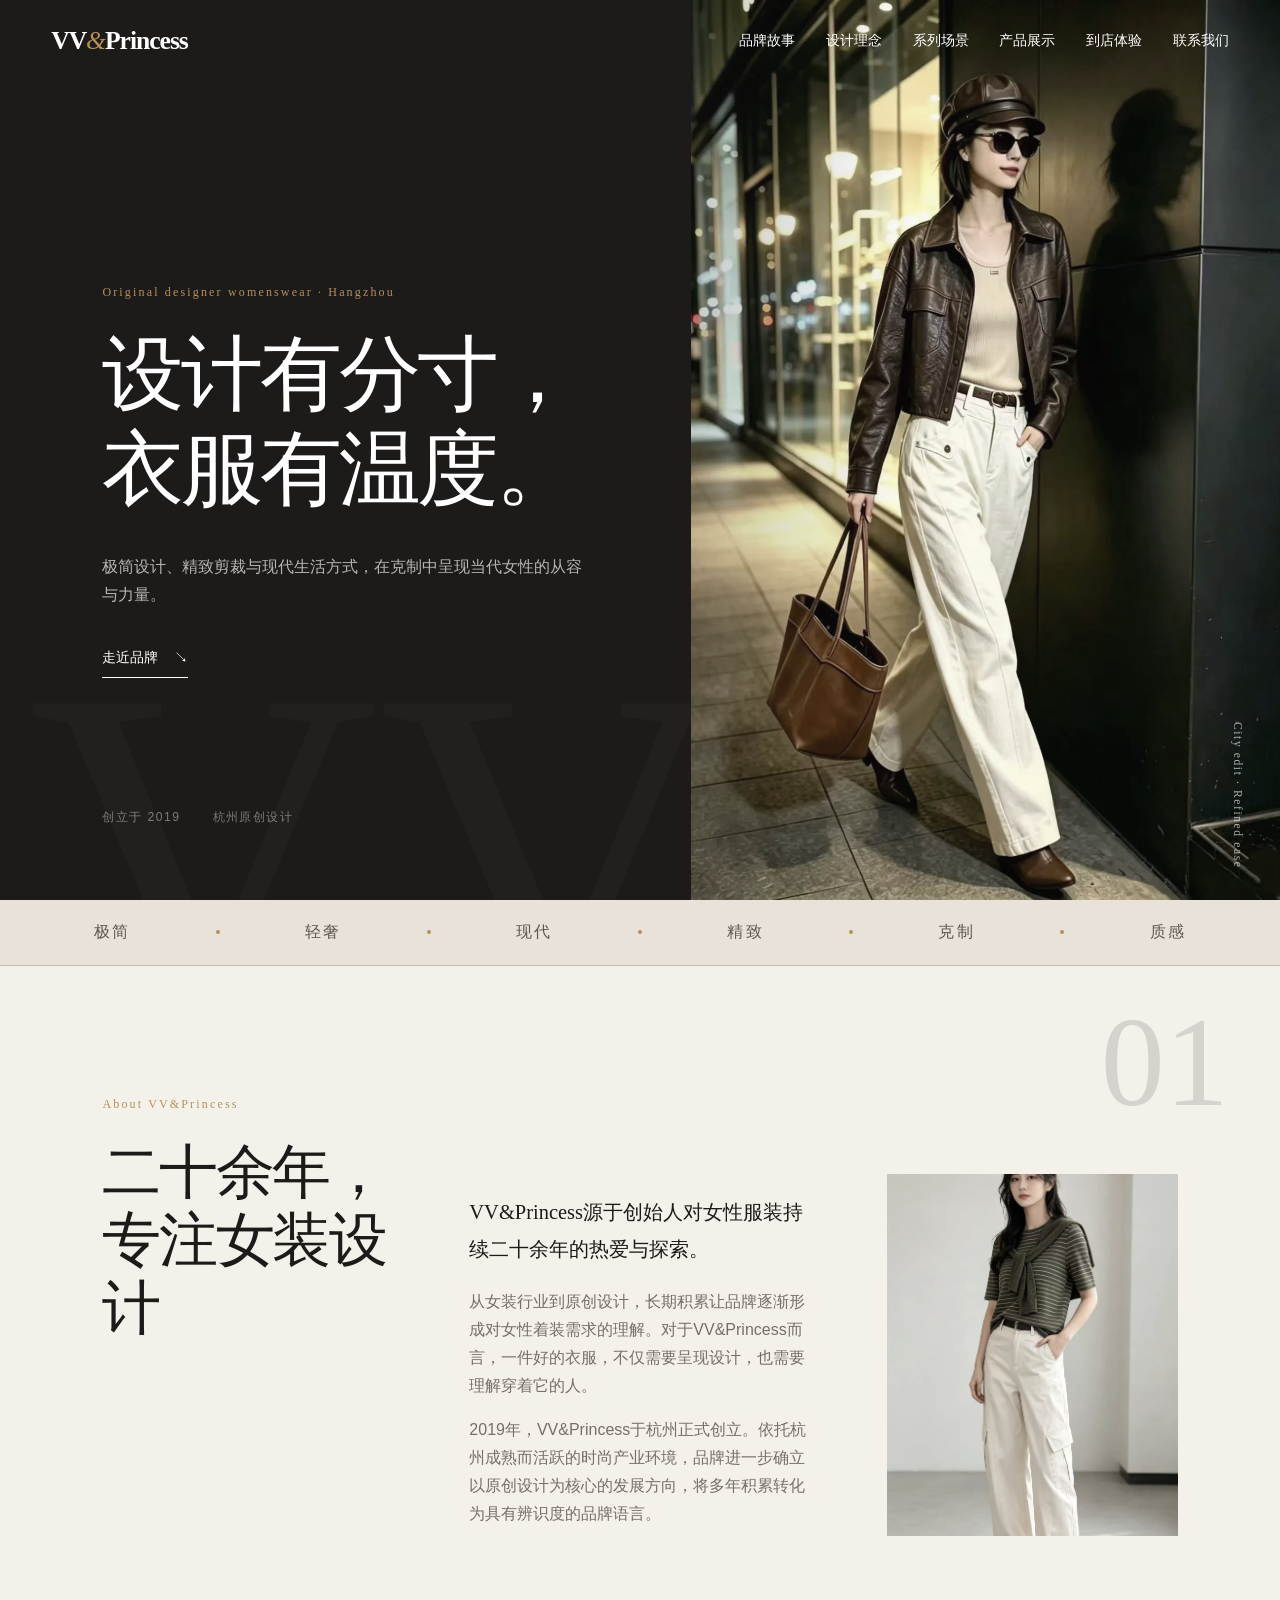
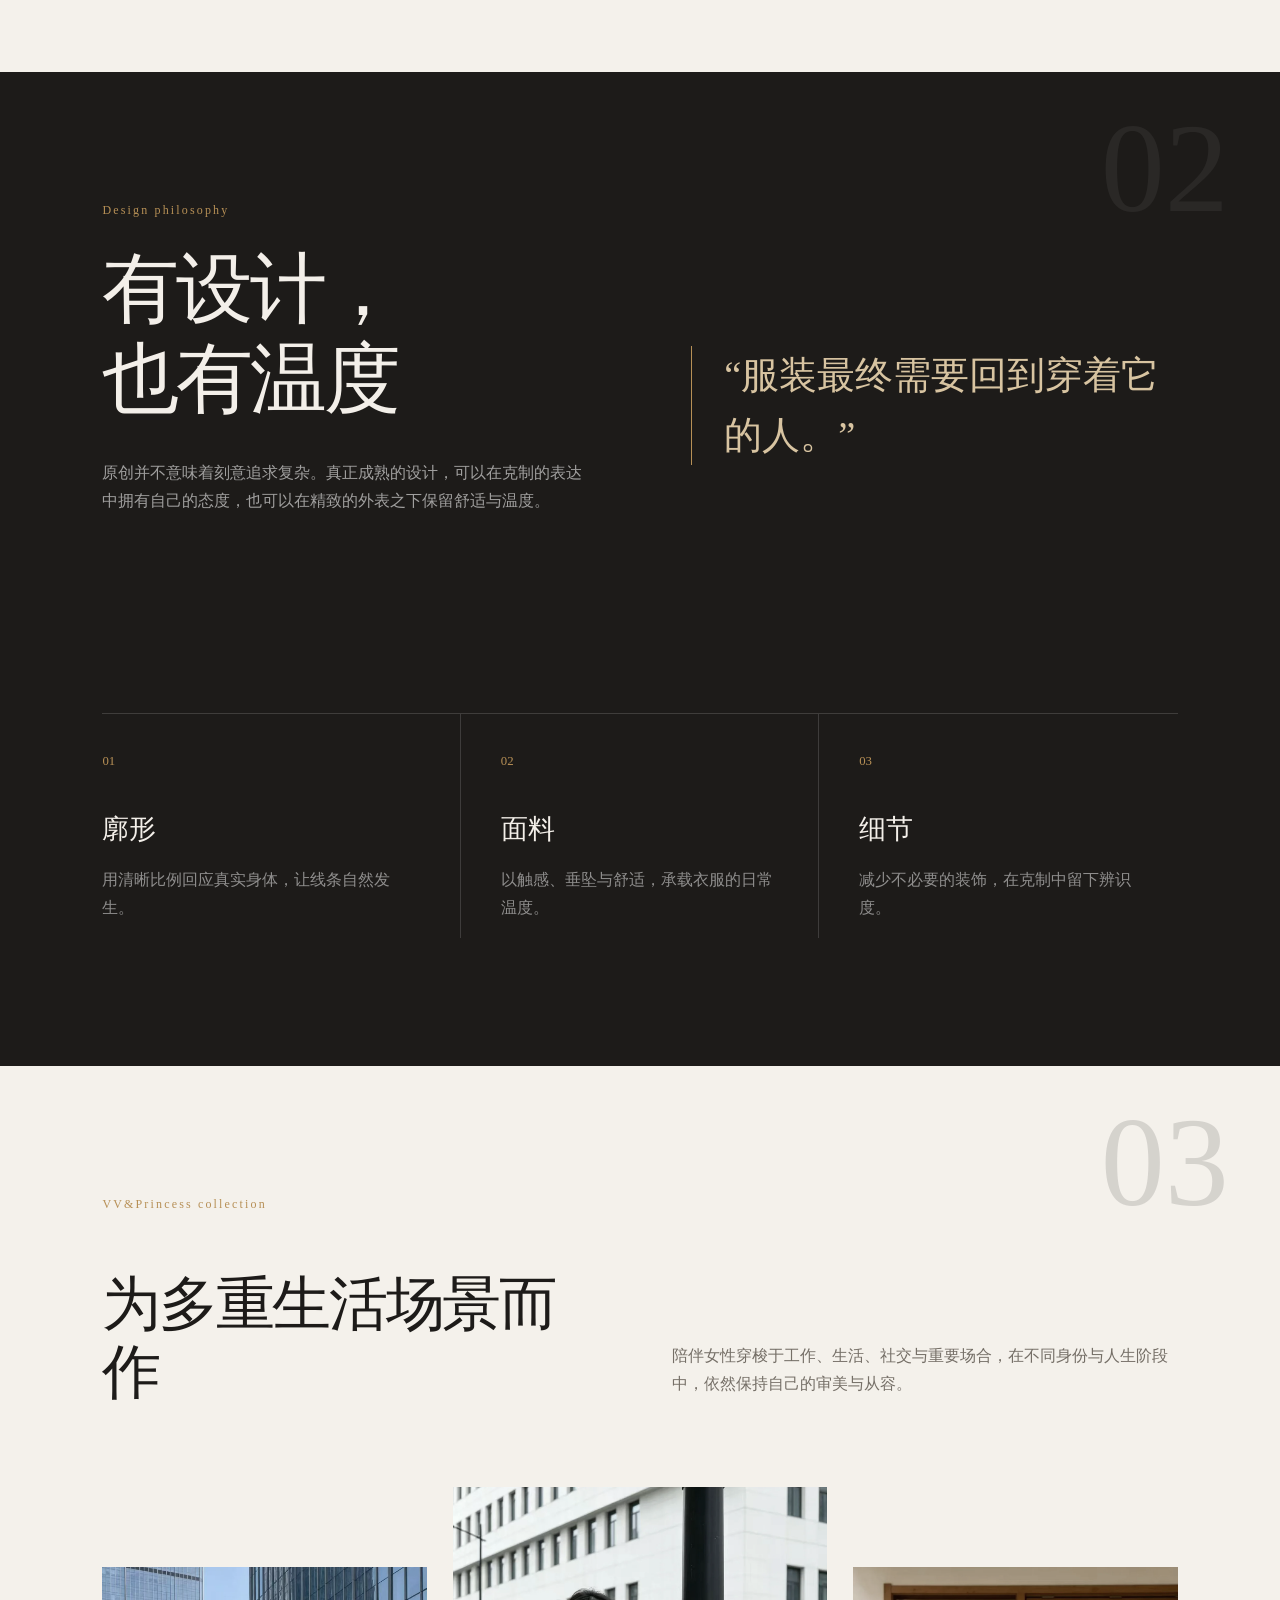
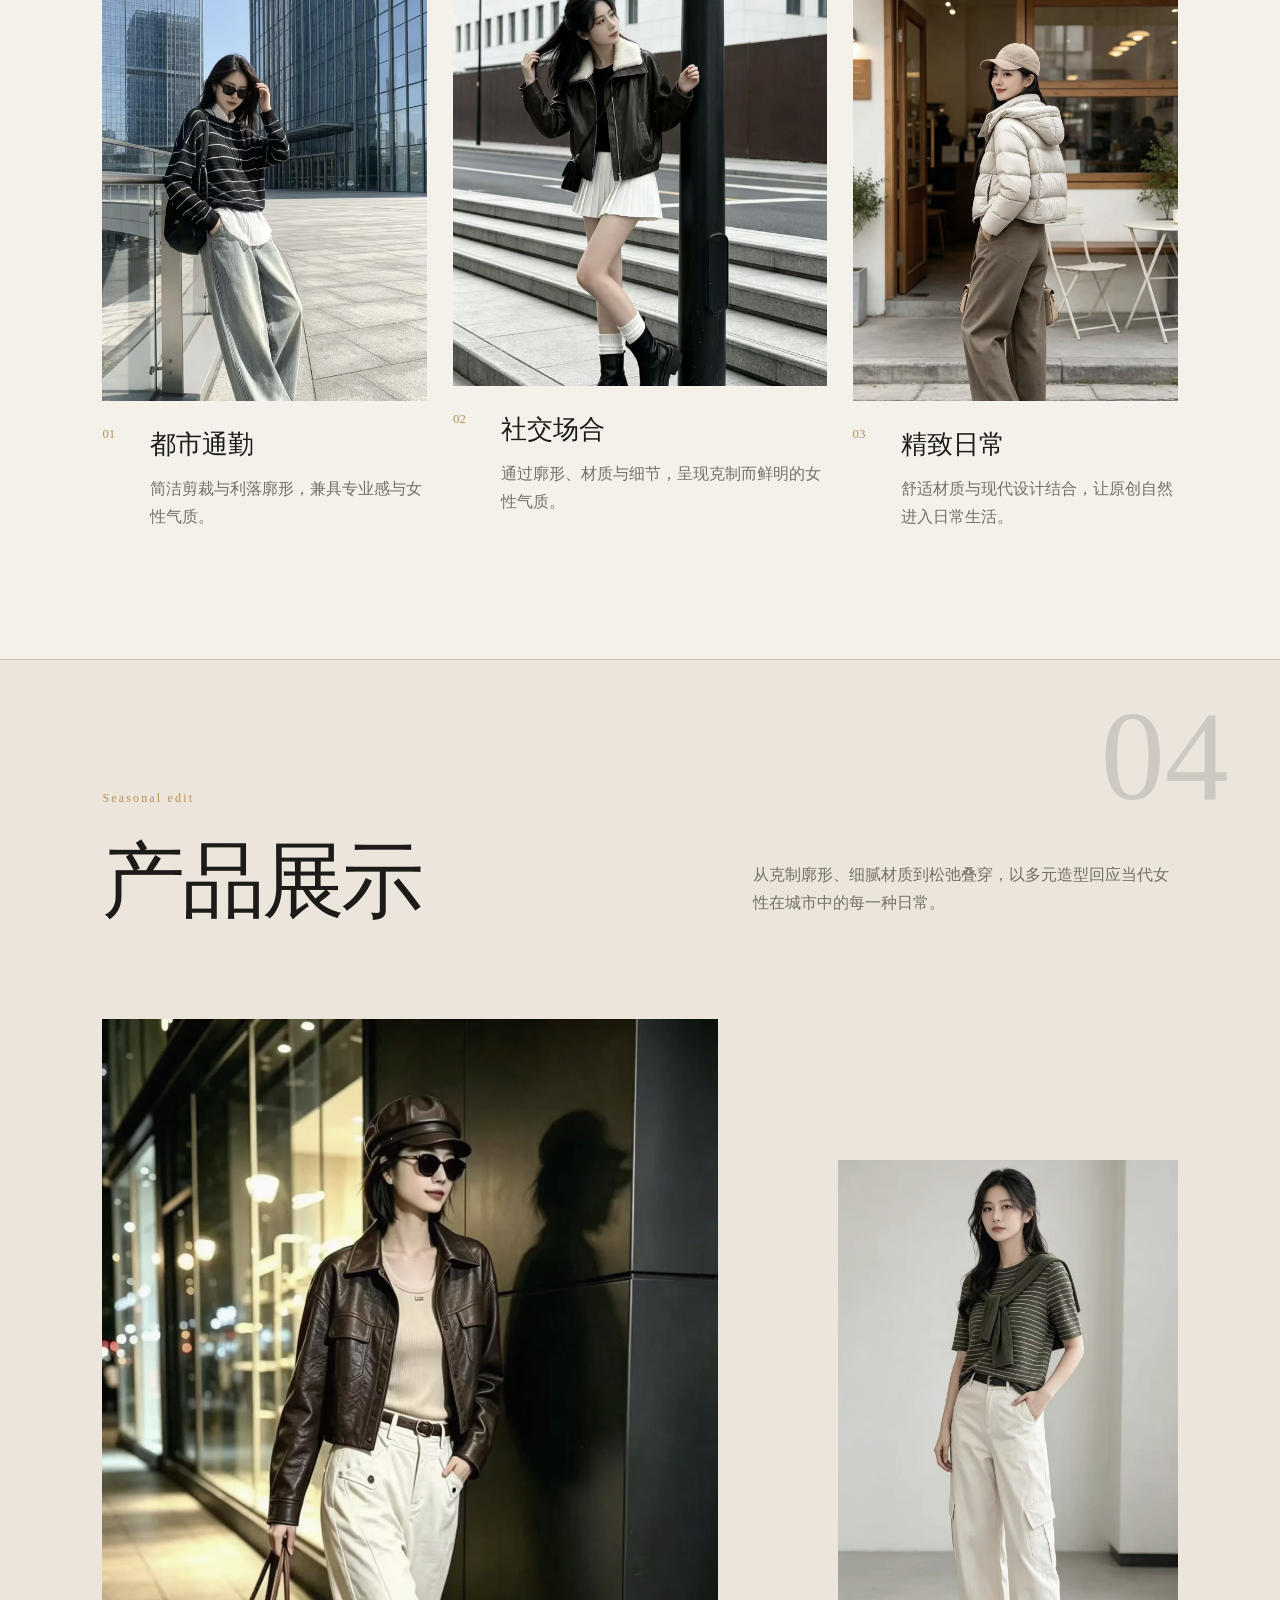
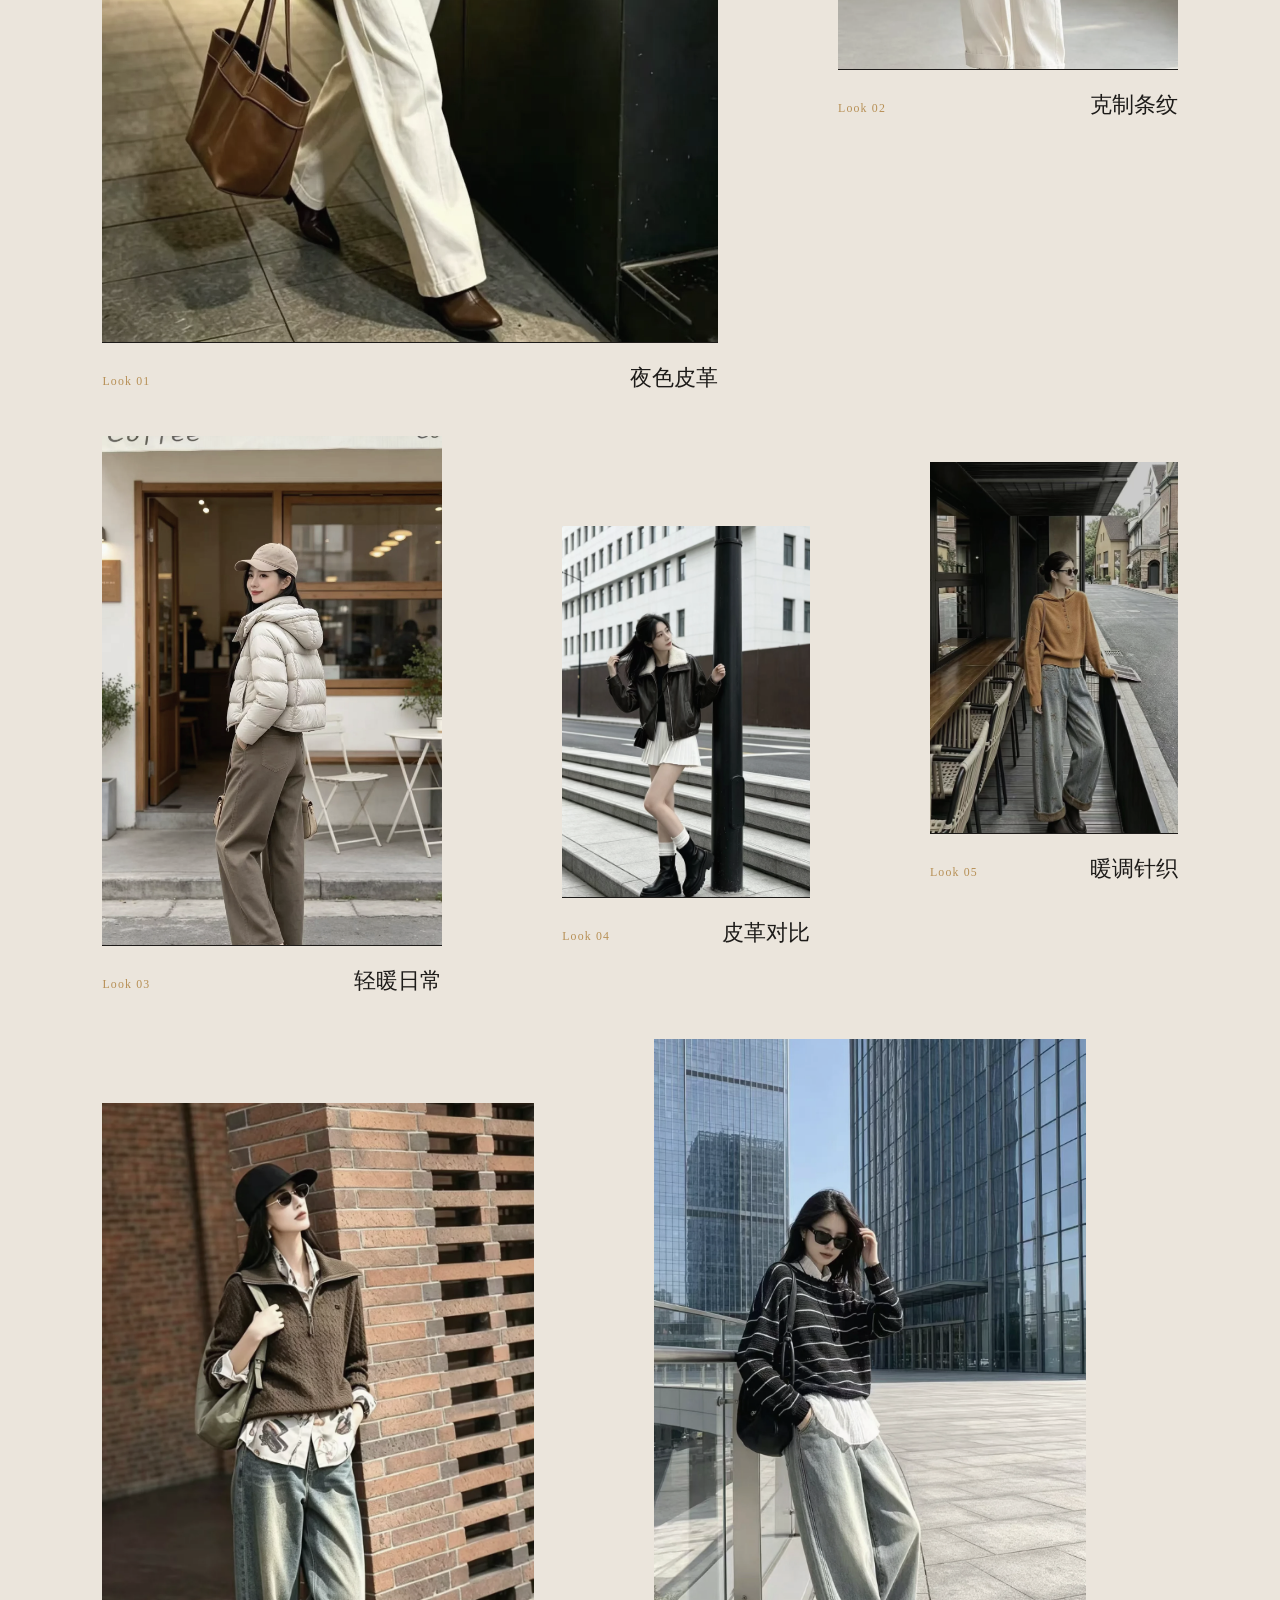
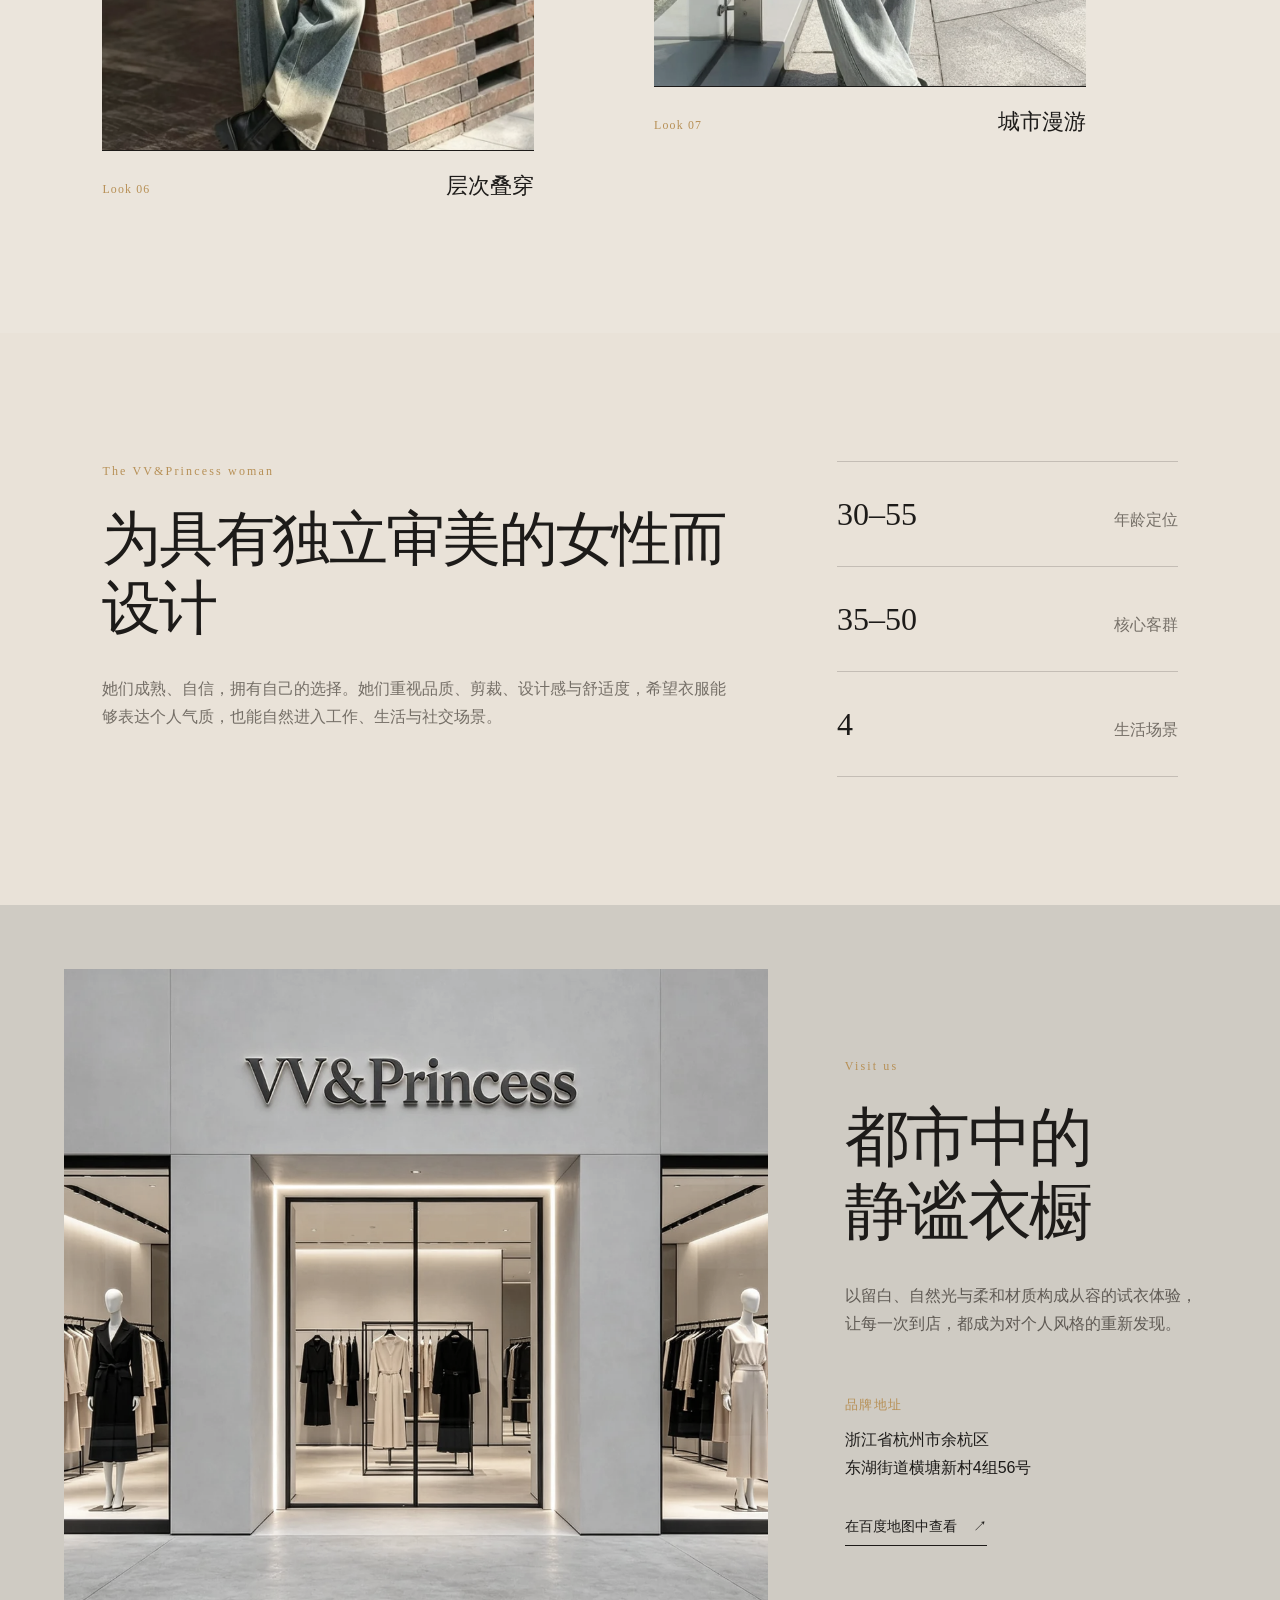
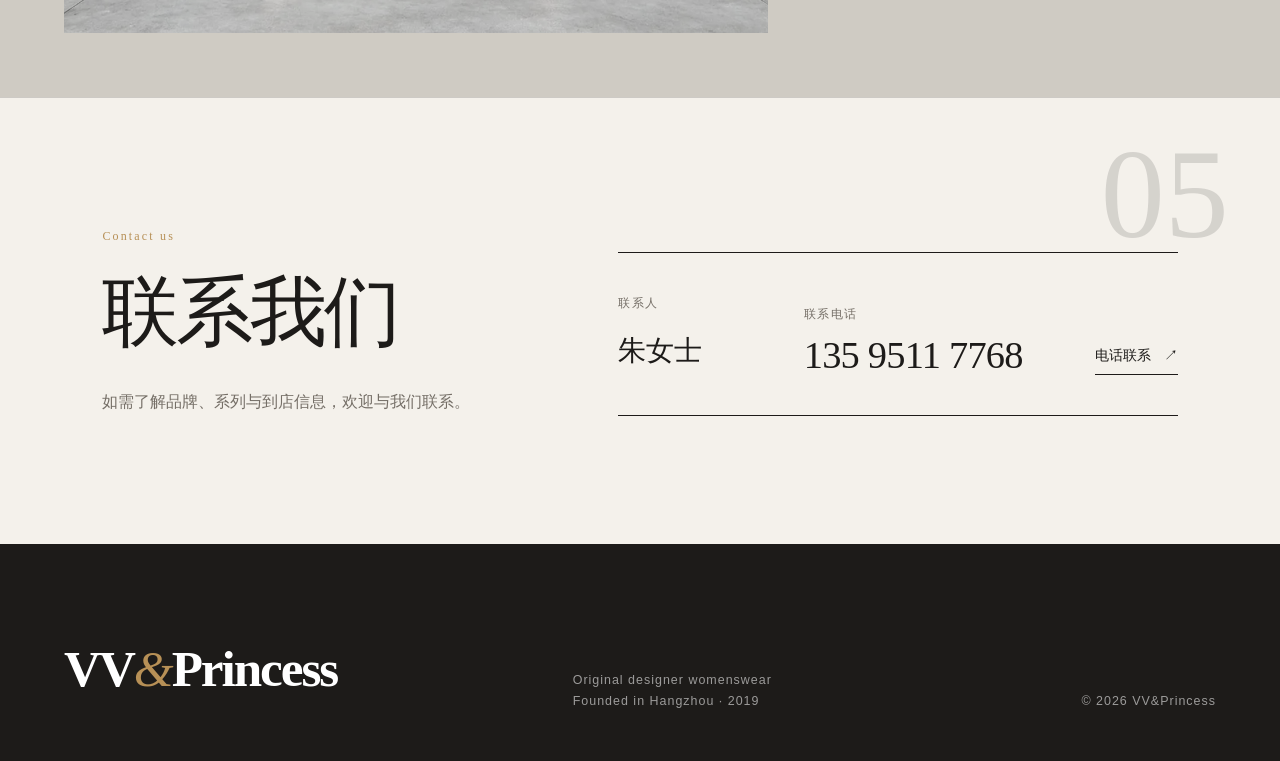
<file: index.html>
<!doctype html>
<html lang="zh-CN">
  <head>
    <meta charset="utf-8" />
    <meta name="viewport" content="width=device-width, initial-scale=1" />
    <title>VV&amp;Princess｜杭州原创设计师女装</title>
    <meta name="description" content="VV&amp;Princess创立于2019年杭州，专注原创设计师女装。以极简设计、精致剪裁与品质面料，为当代都市女性创造有设计、有温度的日常衣着。" />
    <meta name="keywords" content="VV&amp;Princess,杭州女装,原创设计师女装,轻奢女装,极简女装,都市女性服装" />
    <meta name="author" content="VV&amp;Princess" />
    <meta name="robots" content="index,follow,max-image-preview:large" />
    <meta name="format-detection" content="telephone=no" />
    <meta name="theme-color" content="#1d1b19" />
    <link rel="canonical" href="https://xysu2022-del.github.io/vv-princess/" />
    <link rel="stylesheet" href="./styles.css" />
    <link rel="icon" type="image/svg+xml" href="data:image/svg+xml,%3Csvg xmlns='http://www.w3.org/2000/svg' viewBox='0 0 64 64'%3E%3Crect width='64' height='64' rx='12' fill='%231d1b19'/%3E%3Cpath d='M13 18l10 29 9-21 9 21 10-29' fill='none' stroke='%23d9b77a' stroke-width='4' stroke-linecap='round' stroke-linejoin='round'/%3E%3C/svg%3E" />
    <script type="application/ld+json">
      {
        "@context": "https://schema.org",
        "@type": "ClothingStore",
        "name": "VV&Princess",
        "description": "创立于杭州的原创设计师女装品牌，以极简轻奢风格为核心。",
        "url": "https://xysu2022-del.github.io/vv-princess/",
        "foundingDate": "2019",
        "telephone": "+86-135-9511-7768",
        "contactPoint": {
          "@type": "ContactPoint",
          "name": "朱女士",
          "telephone": "+86-135-9511-7768",
          "contactType": "customer service",
          "availableLanguage": "Chinese"
        },
        "address": {
          "@type": "PostalAddress",
          "streetAddress": "东湖街道横塘新村4组56号",
          "addressLocality": "杭州市",
          "addressRegion": "浙江省",
          "addressCountry": "CN"
        }
      }
    </script>
  </head>
  <body>
    <a class="skip-link" href="#main">跳到主要内容</a>
    <header class="site-header" id="top">
      <a class="brand" href="#top" aria-label="VV&amp;Princess 首页">VV<span>&amp;</span>Princess</a>
      <button class="menu-button" type="button" aria-expanded="false" aria-controls="site-nav">
        <span></span><span></span>
        <span class="sr-only">打开导航</span>
      </button>
      <nav class="site-nav" id="site-nav" aria-label="主导航">
        <a href="#story">品牌故事</a>
        <a href="#philosophy">设计理念</a>
        <a href="#collection">系列场景</a>
        <a href="#products">产品展示</a>
        <a href="#visit">到店体验</a>
        <a href="#contact">联系我们</a>
      </nav>
    </header>

    <main id="main">
      <section class="hero" aria-labelledby="hero-title">
        <div class="hero-copy">
          <p class="eyebrow">Original designer womenswear · Hangzhou</p>
          <h1 id="hero-title">设计有分寸，<br />衣服有温度。</h1>
          <p class="hero-intro">极简设计、精致剪裁与现代生活方式，在克制中呈现当代女性的从容与力量。</p>
          <a class="text-link" href="#story">走近品牌 <span aria-hidden="true">↘</span></a>
          <div class="hero-meta" aria-label="品牌信息">
            <span>创立于 2019</span>
            <span>杭州原创设计</span>
          </div>
        </div>
        <figure class="hero-visual">
          <img src="./assets/editorial-leather-night.webp" width="1279" height="1706" alt="VV&amp;Princess都市皮衣系列女性造型" fetchpriority="high" />
          <figcaption>City edit · Refined ease</figcaption>
        </figure>
      </section>

      <section class="marquee" aria-label="品牌关键词">
        <div><span>极简</span><i></i><span>轻奢</span><i></i><span>现代</span><i></i><span>精致</span><i></i><span>克制</span><i></i><span>质感</span></div>
      </section>

      <section class="story section" id="story">
        <div class="section-index" aria-hidden="true">01</div>
        <div class="story-heading reveal">
          <p class="eyebrow">About VV&amp;Princess</p>
          <h2>二十余年，<br />专注女装设计</h2>
        </div>
        <div class="story-body reveal">
          <p class="lead">VV&amp;Princess源于创始人对女性服装持续二十余年的热爱与探索。</p>
          <p>从女装行业到原创设计，长期积累让品牌逐渐形成对女性着装需求的理解。对于VV&amp;Princess而言，一件好的衣服，不仅需要呈现设计，也需要理解穿着它的人。</p>
          <p>2019年，VV&amp;Princess于杭州正式创立。依托杭州成熟而活跃的时尚产业环境，品牌进一步确立以原创设计为核心的发展方向，将多年积累转化为具有辨识度的品牌语言。</p>
        </div>
        <figure class="story-image reveal">
          <img src="./assets/editorial-striped-olive.webp" width="1194" height="2200" alt="VV&amp;Princess橄榄绿条纹日常造型" loading="lazy" />
        </figure>
      </section>

      <section class="philosophy section dark" id="philosophy">
        <div class="section-index" aria-hidden="true">02</div>
        <div class="philosophy-copy reveal">
          <p class="eyebrow">Design philosophy</p>
          <h2>有设计，<br />也有温度</h2>
          <p>原创并不意味着刻意追求复杂。真正成熟的设计，可以在克制的表达中拥有自己的态度，也可以在精致的外表之下保留舒适与温度。</p>
        </div>
        <blockquote class="reveal">“服装最终需要回到穿着它的人。”</blockquote>
        <div class="principles reveal">
          <article><span>01</span><h3>廓形</h3><p>用清晰比例回应真实身体，让线条自然发生。</p></article>
          <article><span>02</span><h3>面料</h3><p>以触感、垂坠与舒适，承载衣服的日常温度。</p></article>
          <article><span>03</span><h3>细节</h3><p>减少不必要的装饰，在克制中留下辨识度。</p></article>
        </div>
      </section>

      <section class="collection section" id="collection">
        <div class="section-index" aria-hidden="true">03</div>
        <div class="collection-title reveal">
          <p class="eyebrow">VV&amp;Princess collection</p>
          <h2>为多重生活场景而作</h2>
          <p>陪伴女性穿梭于工作、生活、社交与重要场合，在不同身份与人生阶段中，依然保持自己的审美与从容。</p>
        </div>
        <div class="collection-grid">
          <article class="collection-card reveal">
            <figure><img src="./assets/editorial-city-stripes.webp" width="1236" height="2200" alt="都市通勤系列条纹针织层次穿搭" loading="lazy" /></figure>
            <div><span>01</span><h3>都市通勤</h3><p>简洁剪裁与利落廓形，兼具专业感与女性气质。</p></div>
          </article>
          <article class="collection-card featured reveal">
            <figure><img src="./assets/editorial-shearling-leather.webp" width="1236" height="2200" alt="社交场合系列皮质夹克造型" loading="lazy" /></figure>
            <div><span>02</span><h3>社交场合</h3><p>通过廓形、材质与细节，呈现克制而鲜明的女性气质。</p></div>
          </article>
          <article class="collection-card reveal">
            <figure><img src="./assets/editorial-puffer-cafe.webp" width="1236" height="2200" alt="精致日常系列浅色短款羽绒服造型" loading="lazy" /></figure>
            <div><span>03</span><h3>精致日常</h3><p>舒适材质与现代设计结合，让原创自然进入日常生活。</p></div>
          </article>
        </div>
      </section>

      <section class="products section" id="products" aria-labelledby="products-title">
        <div class="section-index" aria-hidden="true">04</div>
        <div class="products-heading reveal">
          <div>
            <p class="eyebrow">Seasonal edit</p>
            <h2 id="products-title">产品展示</h2>
          </div>
          <p>从克制廓形、细腻材质到松弛叠穿，以多元造型回应当代女性在城市中的每一种日常。</p>
        </div>
        <div class="product-gallery">
          <figure class="product-look product-look--night reveal">
            <div class="product-image"><img src="./assets/editorial-leather-night.webp" width="1279" height="1706" alt="棕色短款皮衣与白色长裤造型" loading="lazy" /></div>
            <figcaption><span>Look 01</span><strong>夜色皮革</strong></figcaption>
          </figure>
          <figure class="product-look product-look--studio reveal">
            <div class="product-image"><img src="./assets/editorial-striped-olive.webp" width="1194" height="2200" alt="橄榄绿条纹上衣与白色工装长裤造型" loading="lazy" /></div>
            <figcaption><span>Look 02</span><strong>克制条纹</strong></figcaption>
          </figure>
          <figure class="product-look product-look--puffer reveal">
            <div class="product-image"><img src="./assets/editorial-puffer-cafe.webp" width="1236" height="2200" alt="浅色短款羽绒服与大地色长裤造型" loading="lazy" /></div>
            <figcaption><span>Look 03</span><strong>轻暖日常</strong></figcaption>
          </figure>
          <figure class="product-look product-look--shearling reveal">
            <div class="product-image"><img src="./assets/editorial-shearling-leather.webp" width="1236" height="2200" alt="羊羔领皮质夹克与白色短裙造型" loading="lazy" /></div>
            <figcaption><span>Look 04</span><strong>皮革对比</strong></figcaption>
          </figure>
          <figure class="product-look product-look--mustard reveal">
            <div class="product-image"><img src="./assets/editorial-mustard-knit.webp" width="1208" height="2200" alt="焦糖色连帽针织衫与宽松牛仔裤造型" loading="lazy" /></div>
            <figcaption><span>Look 05</span><strong>暖调针织</strong></figcaption>
          </figure>
          <figure class="product-look product-look--brown reveal">
            <div class="product-image"><img src="./assets/editorial-brown-knit.webp" width="1016" height="2200" alt="棕色针织衫与印花衬衫叠穿造型" loading="lazy" /></div>
            <figcaption><span>Look 06</span><strong>层次叠穿</strong></figcaption>
          </figure>
          <figure class="product-look product-look--city reveal">
            <div class="product-image"><img src="./assets/editorial-city-stripes.webp" width="1236" height="2200" alt="黑白条纹针织衫与阔腿牛仔裤造型" loading="lazy" /></div>
            <figcaption><span>Look 07</span><strong>城市漫游</strong></figcaption>
          </figure>
        </div>
      </section>

      <section class="woman section" aria-labelledby="woman-title">
        <div class="woman-copy reveal">
          <p class="eyebrow">The VV&amp;Princess woman</p>
          <h2 id="woman-title">为具有独立审美的女性而设计</h2>
          <p>她们成熟、自信，拥有自己的选择。她们重视品质、剪裁、设计感与舒适度，希望衣服能够表达个人气质，也能自然进入工作、生活与社交场景。</p>
        </div>
        <div class="woman-facts reveal">
          <div><strong>30–55</strong><span>年龄定位</span></div>
          <div><strong>35–50</strong><span>核心客群</span></div>
          <div><strong>4</strong><span>生活场景</span></div>
        </div>
      </section>

      <section class="visit" id="visit">
        <div class="visit-images" aria-label="品牌空间">
          <img src="./assets/store-exterior.webp" width="2848" height="1600" alt="VV&amp;Princess线下空间外观" loading="lazy" />
        </div>
        <div class="visit-copy reveal">
          <p class="eyebrow">Visit us</p>
          <h2>都市中的<br />静谧衣橱</h2>
          <p>以留白、自然光与柔和材质构成从容的试衣体验，让每一次到店，都成为对个人风格的重新发现。</p>
          <address>
            <span>品牌地址</span>
            浙江省杭州市余杭区<br />东湖街道横塘新村4组56号
          </address>
          <a class="map-link" href="https://map.baidu.com/search/%E6%B5%99%E6%B1%9F%E7%9C%81%E6%9D%AD%E5%B7%9E%E5%B8%82%E4%BD%99%E6%9D%AD%E5%8C%BA%E4%B8%9C%E6%B9%96%E8%A1%97%E9%81%93%E6%A8%AA%E5%A1%98%E6%96%B0%E6%9D%914%E7%BB%8456%E5%8F%B7" target="_blank" rel="noopener">在百度地图中查看 <span aria-hidden="true">↗</span></a>
        </div>
      </section>

      <section class="contact section" id="contact" aria-labelledby="contact-title">
        <div class="section-index" aria-hidden="true">05</div>
        <div class="contact-heading reveal">
          <p class="eyebrow">Contact us</p>
          <h2 id="contact-title">联系我们</h2>
          <p>如需了解品牌、系列与到店信息，欢迎与我们联系。</p>
        </div>
        <div class="contact-card reveal">
          <div>
            <span>联系人</span>
            <strong>朱女士</strong>
          </div>
          <div>
            <span>联系电话</span>
            <a href="tel:13595117768" aria-label="拨打朱女士电话 13595117768">135 9511 7768</a>
          </div>
          <a class="contact-action" href="tel:13595117768">电话联系 <span aria-hidden="true">↗</span></a>
        </div>
      </section>
    </main>

    <footer class="site-footer">
      <a class="brand footer-brand" href="#top">VV<span>&amp;</span>Princess</a>
      <p>Original designer womenswear<br />Founded in Hangzhou · 2019</p>
      <p>© <span id="year">2026</span> VV&amp;Princess</p>
    </footer>
    <script src="./script.js" defer></script>
  </body>
</html>
</file>
<file: styles.css>
:root {
  --ink: #1d1b19;
  --paper: #f4f1eb;
  --warm: #e4ddd2;
  --gold: #b79056;
  --muted: #756f67;
  --line: rgba(29, 27, 25, 0.18);
  --serif: "Songti SC", "STSong", "Noto Serif CJK SC", serif;
  --sans: "PingFang SC", "Microsoft YaHei", "Noto Sans CJK SC", sans-serif;
}

* { box-sizing: border-box; }
html { scroll-behavior: smooth; }
body { margin: 0; background: var(--paper); color: var(--ink); font-family: var(--sans); font-size: 16px; line-height: 1.75; }
img { display: block; width: 100%; height: auto; }
a { color: inherit; text-decoration: none; }
button { font: inherit; }
.sr-only { position: absolute; width: 1px; height: 1px; padding: 0; margin: -1px; overflow: hidden; clip: rect(0,0,0,0); white-space: nowrap; border: 0; }
.skip-link { position: fixed; top: 8px; left: 8px; z-index: 100; padding: 10px 16px; background: #fff; transform: translateY(-150%); }
.skip-link:focus { transform: none; }

.site-header { position: fixed; inset: 0 0 auto; z-index: 50; display: flex; align-items: center; justify-content: space-between; height: 82px; padding: 0 4vw; color: #fff; transition: background .35s, color .35s, height .35s; }
.site-header.scrolled { height: 68px; background: rgba(244, 241, 235, .95); color: var(--ink); border-bottom: 1px solid var(--line); backdrop-filter: blur(12px); }
.brand { font-family: Georgia, "Times New Roman", serif; font-size: clamp(1.35rem, 2vw, 1.75rem); font-weight: 700; letter-spacing: -.04em; }
.brand span { color: var(--gold); font-style: italic; font-weight: 400; }
.site-nav { display: flex; align-items: center; gap: clamp(1rem, 2.4vw, 2.25rem); font-size: .9rem; }
.site-nav a { position: relative; }
.site-nav a::after { content: ""; position: absolute; left: 0; bottom: -6px; width: 100%; height: 1px; background: currentColor; transform: scaleX(0); transform-origin: right; transition: transform .25s; }
.site-nav a:hover::after, .site-nav a:focus-visible::after { transform: scaleX(1); transform-origin: left; }
.menu-button { display: none; width: 44px; height: 44px; border: 0; background: transparent; color: inherit; }
.menu-button > span:not(.sr-only) { display: block; width: 24px; height: 1px; margin: 7px auto; background: currentColor; }

.hero { min-height: 100svh; display: grid; grid-template-columns: 1.08fr .92fr; background: var(--ink); color: #fff; }
.hero-copy { position: relative; display: flex; flex-direction: column; justify-content: center; padding: 130px 8vw 70px; overflow: hidden; }
.hero-copy::after { content: "VV"; position: absolute; right: -3vw; bottom: -12vw; color: rgba(255,255,255,.025); font-family: Georgia, serif; font-size: 38vw; line-height: .8; pointer-events: none; }
.eyebrow { margin: 0 0 1.5rem; color: var(--gold); font-family: Georgia, serif; font-size: .75rem; letter-spacing: .18em; text-transform: none; }
.hero h1, .section h2, .visit h2 { margin: 0; font-family: var(--serif); font-weight: 400; line-height: 1.16; letter-spacing: -.04em; }
.hero h1 { max-width: 8em; font-size: clamp(3.2rem, 6.4vw, 7.2rem); }
.hero-intro { max-width: 35rem; margin: 2.25rem 0; color: rgba(255,255,255,.68); font-size: clamp(1rem, 1.25vw, 1.2rem); }
.text-link, .map-link { display: inline-flex; align-items: center; gap: 1rem; width: fit-content; padding-bottom: .4rem; border-bottom: 1px solid currentColor; font-size: .9rem; }
.text-link span, .map-link span { transition: transform .25s; }
.text-link:hover span, .map-link:hover span { transform: translate(3px, 3px); }
.hero-meta { position: absolute; bottom: 4.5rem; left: 8vw; display: flex; gap: 2rem; color: rgba(255,255,255,.42); font-size: .76rem; letter-spacing: .12em; }
.hero-visual { position: relative; margin: 0; min-height: 100svh; overflow: hidden; }
.hero-visual::after { content: ""; position: absolute; inset: 0; background: linear-gradient(90deg, rgba(29,27,25,.2), transparent 35%); }
.hero-visual img { height: 100%; object-fit: cover; object-position: center 38%; filter: saturate(.72) contrast(.96); }
.hero-visual figcaption { position: absolute; right: 2rem; bottom: 2rem; z-index: 1; color: rgba(255,255,255,.65); font-family: Georgia, serif; font-size: .72rem; letter-spacing: .14em; writing-mode: vertical-rl; }

.marquee { overflow: hidden; border-bottom: 1px solid var(--line); background: #e8e2d9; }
.marquee > div { display: flex; align-items: center; justify-content: space-around; min-width: 900px; padding: 1.15rem 4vw; color: #5f574d; font-family: var(--serif); letter-spacing: .14em; }
.marquee i { width: 4px; height: 4px; border-radius: 50%; background: var(--gold); }

.section { position: relative; padding: clamp(5rem, 10vw, 10rem) 8vw; }
.section-index { position: absolute; top: 2rem; right: 4vw; color: rgba(29,27,25,.14); font-family: Georgia, serif; font-size: clamp(5rem, 10vw, 10rem); line-height: 1; }
.story { display: grid; grid-template-columns: .85fr 1fr .85fr; gap: 6vw; align-items: start; }
.story h2, .collection h2, .woman h2 { font-size: clamp(2.6rem, 4.6vw, 5.2rem); }
.story-body { padding-top: 5rem; color: var(--muted); }
.story-body .lead { color: var(--ink); font-family: var(--serif); font-size: 1.28rem; line-height: 1.8; }
.story-image { margin: 5rem 0 0; }
.story-image img { aspect-ratio: 4/5; object-fit: cover; filter: saturate(.7); }

.dark { background: var(--ink); color: #f3efe9; }
.dark .section-index { color: rgba(255,255,255,.06); }
.philosophy { display: grid; grid-template-columns: 1fr 1fr; gap: 8vw; }
.philosophy-copy h2 { font-size: clamp(3rem, 6vw, 6.5rem); }
.philosophy-copy > p:last-child { max-width: 34rem; margin-top: 2.2rem; color: rgba(255,255,255,.58); }
.philosophy blockquote { align-self: center; margin: 5rem 0 0; padding-left: 2rem; border-left: 1px solid var(--gold); color: #d8c4a1; font-family: var(--serif); font-size: clamp(1.6rem, 3vw, 3.3rem); line-height: 1.55; }
.principles { grid-column: 1 / -1; display: grid; grid-template-columns: repeat(3, 1fr); margin-top: 5rem; border-top: 1px solid rgba(255,255,255,.15); }
.principles article { min-height: 220px; padding: 2rem 2.5rem 1rem 0; border-right: 1px solid rgba(255,255,255,.15); }
.principles article:not(:first-child) { padding-left: 2.5rem; }
.principles article:last-child { border-right: 0; }
.principles span { color: var(--gold); font-family: Georgia, serif; font-size: .8rem; }
.principles h3 { margin: 2rem 0 .75rem; font-family: var(--serif); font-size: 1.7rem; font-weight: 400; }
.principles p { margin: 0; color: rgba(255,255,255,.5); }

.collection-title { display: grid; grid-template-columns: 1fr 1fr; gap: 4rem; align-items: end; margin-bottom: 5rem; }
.collection-title .eyebrow { grid-column: 1 / -1; margin-bottom: -.5rem; }
.collection-title > p:last-child { max-width: 34rem; margin: 0 0 .6rem; color: var(--muted); }
.collection-grid { display: grid; grid-template-columns: 1fr 1.15fr 1fr; gap: 2vw; align-items: start; }
.collection-card { margin-top: 5rem; }
.collection-card.featured { margin-top: 0; }
.collection-card figure { margin: 0; overflow: hidden; background: var(--warm); }
.collection-card img { aspect-ratio: 3/4; object-fit: cover; filter: saturate(.75); transition: transform .7s ease, filter .5s; }
.collection-card:hover img { transform: scale(1.025); filter: saturate(.9); }
.collection-card > div { display: grid; grid-template-columns: 2rem 1fr; column-gap: 1rem; padding-top: 1.4rem; }
.collection-card span { grid-row: 1 / 3; color: var(--gold); font-family: Georgia, serif; font-size: .8rem; }
.collection-card h3 { margin: 0; font-family: var(--serif); font-size: 1.6rem; font-weight: 400; }
.collection-card p { margin: .45rem 0 0; color: var(--muted); }

.products { overflow: hidden; border-top: 1px solid var(--line); background: #ebe5dc; }
.products-heading { display: grid; grid-template-columns: 1.15fr .85fr; gap: 6vw; align-items: end; margin-bottom: clamp(3.5rem, 7vw, 7rem); }
.products h2 { font-size: clamp(3.2rem, 6.5vw, 7rem); }
.products-heading > p { max-width: 34rem; margin: 0 0 .8rem; color: var(--muted); }
.product-gallery { display: grid; grid-template-columns: repeat(12, minmax(0, 1fr)); gap: clamp(1.5rem, 3vw, 3.5rem) 2.2vw; align-items: start; }
.product-look { margin: 0; }
.product-look--night { grid-column: 1 / span 7; }
.product-look--studio { grid-column: 9 / -1; margin-top: 11vw; }
.product-look--puffer { grid-column: 1 / span 4; }
.product-look--shearling { grid-column: 6 / span 3; margin-top: 7vw; }
.product-look--mustard { grid-column: 10 / -1; margin-top: 2vw; }
.product-look--brown { grid-column: 1 / span 5; margin-top: 5vw; }
.product-look--city { grid-column: 7 / span 5; }
.product-image { overflow: hidden; background: #d7cfc3; }
.product-image img { width: 100%; aspect-ratio: 2 / 3; object-fit: cover; filter: saturate(.72) contrast(.97); transition: transform .8s ease, filter .5s ease; }
.product-look:hover .product-image img { transform: scale(1.018); filter: saturate(.9) contrast(1); }
.product-look figcaption { display: flex; align-items: baseline; justify-content: space-between; gap: 1rem; padding-top: 1rem; border-top: 1px solid var(--ink); }
.product-look figcaption span { color: var(--gold); font-family: Georgia, serif; font-size: .74rem; letter-spacing: .1em; }
.product-look figcaption strong { font-family: var(--serif); font-size: clamp(1.1rem, 1.7vw, 1.55rem); font-weight: 400; }

.woman { display: grid; grid-template-columns: 1.3fr .7fr; gap: 8vw; background: #e9e2d8; }
.woman-copy > p:last-child { max-width: 48rem; margin-top: 2rem; color: var(--muted); }
.woman-facts { align-self: end; border-top: 1px solid var(--line); }
.woman-facts div { display: flex; align-items: baseline; justify-content: space-between; padding: 1.5rem 0; border-bottom: 1px solid var(--line); }
.woman-facts strong { font-family: Georgia, serif; font-size: 2rem; font-weight: 400; }
.woman-facts span { color: var(--muted); }

.visit { display: grid; grid-template-columns: 1.2fr .8fr; min-height: 88vh; background: #cfcbc3; }
.visit-images { padding: 5vw 0 5vw 5vw; }
.visit-images img { height: 100%; min-height: 580px; object-fit: cover; filter: saturate(.55); }
.visit-images img:first-child { object-position: center; }
.visit-copy { display: flex; flex-direction: column; justify-content: center; padding: 6vw; }
.visit h2 { font-size: clamp(3rem, 5vw, 5.8rem); }
.visit-copy > p:not(.eyebrow) { max-width: 31rem; margin: 2rem 0; color: #5f5a54; }
.visit address { margin: 1.5rem 0 2rem; font-style: normal; }
.visit address span { display: block; margin-bottom: .6rem; color: var(--gold); font-size: .8rem; letter-spacing: .12em; }

.contact { display: grid; grid-template-columns: .85fr 1.15fr; gap: 8vw; align-items: end; border-top: 1px solid var(--line); }
.contact h2 { margin: 0; font-family: var(--serif); font-size: clamp(3.2rem, 6vw, 6.5rem); font-weight: 400; line-height: 1.1; letter-spacing: -.04em; }
.contact-heading > p:last-child { max-width: 30rem; margin: 2rem 0 0; color: var(--muted); }
.contact-card { position: relative; display: grid; grid-template-columns: .8fr 1.35fr auto; align-items: end; gap: 2rem; padding: 2.5rem 0; border-top: 1px solid var(--ink); border-bottom: 1px solid var(--ink); }
.contact-card > div { display: flex; flex-direction: column; gap: .65rem; }
.contact-card > div > span { color: var(--muted); font-size: .78rem; letter-spacing: .12em; }
.contact-card strong { font-family: var(--serif); font-size: 1.75rem; font-weight: 400; }
.contact-card > div > a { font-family: Georgia, "Times New Roman", serif; font-size: clamp(1.7rem, 3vw, 3rem); line-height: 1; letter-spacing: -.02em; }
.contact-action { display: inline-flex; align-items: center; gap: .8rem; padding-bottom: .35rem; border-bottom: 1px solid currentColor; font-size: .9rem; white-space: nowrap; }
.contact-action span { transition: transform .25s; }
.contact-action:hover span { transform: translate(3px, -3px); }

.site-footer { display: grid; grid-template-columns: 1fr 1fr auto; align-items: end; gap: 2rem; padding: 5rem 5vw 3rem; background: var(--ink); color: rgba(255,255,255,.56); }
.footer-brand { align-self: start; color: #fff; font-size: clamp(2rem, 4vw, 4rem); }
.site-footer p { margin: 0; font-size: .78rem; letter-spacing: .08em; }

.reveal { opacity: 1; transform: none; transition: opacity .8s ease, transform .8s ease; }
.reveal.visible { opacity: 1; transform: none; }

@media (max-width: 980px) {
  .hero { grid-template-columns: 1fr 1fr; }
  .hero-copy { padding-left: 6vw; padding-right: 4vw; }
  .hero-meta { left: 6vw; }
  .story { grid-template-columns: 1fr 1fr; }
  .story-image { grid-column: 2; margin-top: 0; }
  .collection-grid { gap: 1rem; }
  .product-look--night { grid-column: 1 / span 7; }
  .product-look--studio { grid-column: 8 / -1; }
  .product-look--puffer { grid-column: 1 / span 5; }
  .product-look--shearling { grid-column: 7 / span 3; }
  .product-look--mustard { grid-column: 10 / -1; }
  .product-look--brown { grid-column: 1 / span 5; }
  .product-look--city { grid-column: 7 / -1; }
  .visit { grid-template-columns: 1fr; }
  .visit-images { min-height: 65vh; padding-right: 5vw; }
  .visit-images img { min-height: 420px; }
  .contact { grid-template-columns: 1fr; }
}

@media (max-width: 720px) {
  .site-header { height: 68px; padding: 0 5vw; }
  .menu-button { display: block; z-index: 2; }
  .site-nav { position: fixed; inset: 0; display: flex; flex-direction: column; justify-content: center; gap: 2rem; background: var(--ink); color: #fff; font-family: var(--serif); font-size: 1.7rem; transform: translateX(100%); transition: transform .35s ease; }
  .site-nav.open { transform: none; }
  .site-header.menu-open { color: #fff; background: transparent; border: 0; }
  .hero { grid-template-columns: 1fr; min-height: auto; }
  .hero-copy { min-height: 80svh; padding: 110px 7vw 120px; }
  .hero h1 { font-size: clamp(3.25rem, 15vw, 5rem); }
  .hero-meta { bottom: 3rem; left: 7vw; }
  .hero-visual { min-height: 72svh; }
  .section { padding: 6rem 7vw; }
  .section-index { top: 1.5rem; right: 5vw; font-size: 5rem; }
  .story, .philosophy, .collection-title, .products-heading, .woman { grid-template-columns: 1fr; }
  .story { gap: 2rem; }
  .story-body, .story-image { padding-top: 0; margin-top: 0; grid-column: auto; }
  .philosophy { gap: 1rem; }
  .philosophy blockquote { margin-top: 2rem; }
  .principles { grid-template-columns: 1fr; margin-top: 3rem; }
  .principles article, .principles article:not(:first-child) { min-height: 0; padding: 1.6rem 0; border-right: 0; border-bottom: 1px solid rgba(255,255,255,.15); }
  .collection-title { gap: 1.5rem; margin-bottom: 3rem; }
  .collection-grid { grid-template-columns: 1fr; gap: 4rem; }
  .collection-card, .collection-card.featured { margin-top: 0; }
  .collection-card:nth-child(2) { margin-left: 10vw; }
  .collection-card:nth-child(3) { margin-right: 10vw; }
  .products-heading { gap: 1rem; margin-bottom: 3.5rem; }
  .product-gallery { grid-template-columns: repeat(2, minmax(0, 1fr)); gap: 3.5rem 1rem; }
  .product-look--night,
  .product-look--mustard { grid-column: 1 / -1; margin: 0 8vw 0 0; }
  .product-look--studio { grid-column: 1 / -1; margin: 0 0 0 12vw; }
  .product-look--puffer,
  .product-look--shearling,
  .product-look--brown,
  .product-look--city { grid-column: auto; margin: 0; }
  .product-look figcaption { align-items: flex-start; flex-direction: column; gap: .15rem; }
  .woman { gap: 3rem; }
  .visit-images { min-height: 56vh; padding: 1rem; }
  .visit-images img { min-height: 360px; }
  .visit-copy { padding: 5rem 7vw; }
  .contact { gap: 3rem; }
  .contact-card { grid-template-columns: 1fr; align-items: start; }
  .contact-action { margin-top: 1rem; }
  .site-footer { grid-template-columns: 1fr; align-items: start; }
}

@media (prefers-reduced-motion: reduce) {
  html { scroll-behavior: auto; }
  *, *::before, *::after { animation-duration: .01ms !important; transition-duration: .01ms !important; }
  .reveal { opacity: 1; transform: none; }
}
</file>
